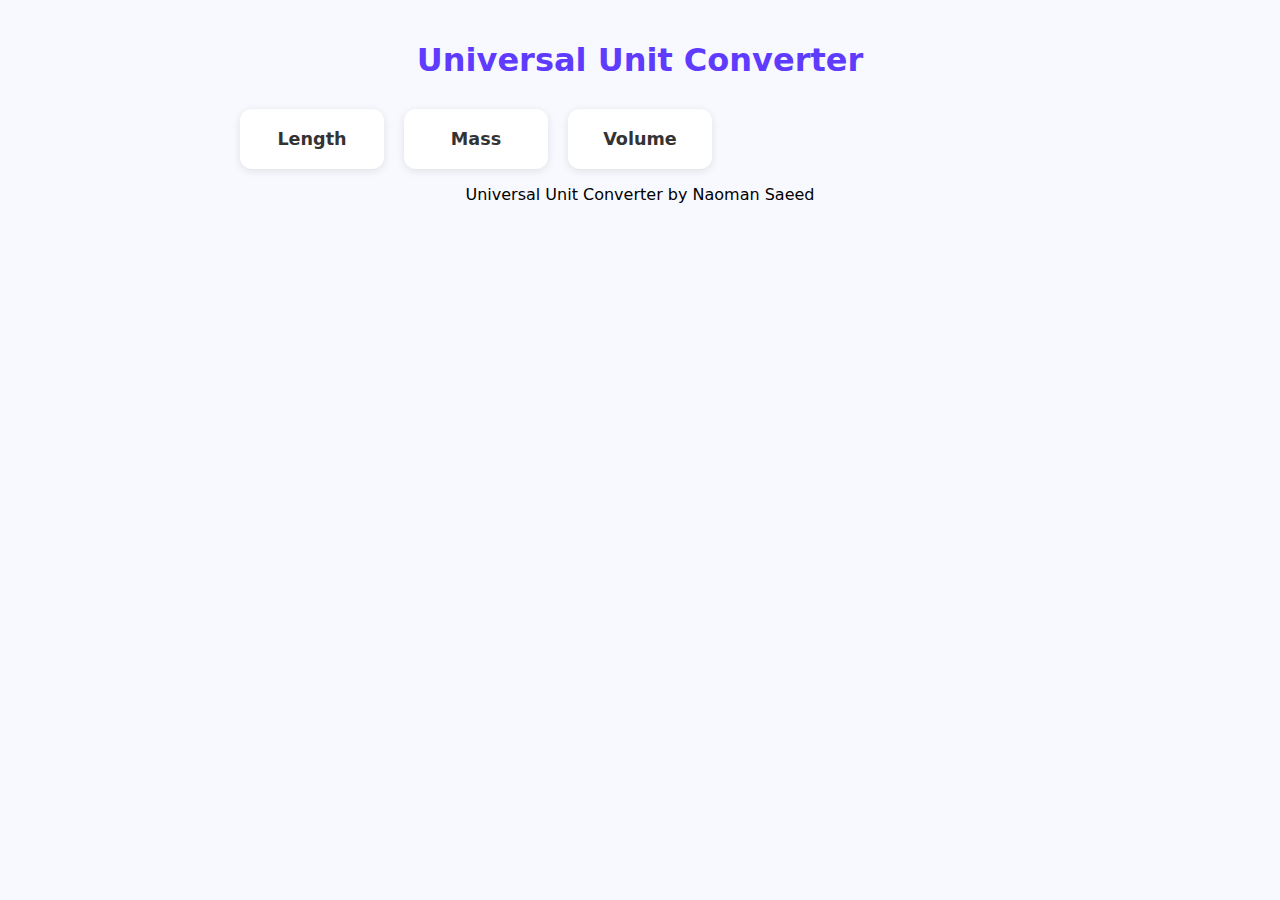
<file: index.html>
<!DOCTYPE html>
<html lang="en">
<head>
    <meta charset="UTF-8">
    <meta name="viewport" content="width=device-width, initial-scale=1.0">
    <link rel="stylesheet" href="styles.css">
    <title>Unit Converter</title>
    
</head>
<body>
    <header>
        <h1>Universal Unit Converter</h1>
    </header>
    <main>
        <!--Home View-->
        <section id="home-view">
            <div class="categories-grid">
                <div class="category-card" data-category="length">
                    <h2>Length</h2>
                </div>
                <div class="category-card" data-category="mass">
                    <h2>Mass</h2>
                </div>
                <div class="category-card" data-category="volume">
                    <h2>Volume</h2>
                </div>
                <!-- Cards will go here -->
            </div>
             
        </section>

        <!-- Module View (hidden by default) -->
        <section id="module-view" style="display: none;">
            <!-- Will be filled dynamically -->
        </section>
    </main>
    <footer>
        <p>Universal Unit Converter by Naoman Saeed</p>
    </footer>
    <script src="script.js"></script>
</body>
</html>
</file>
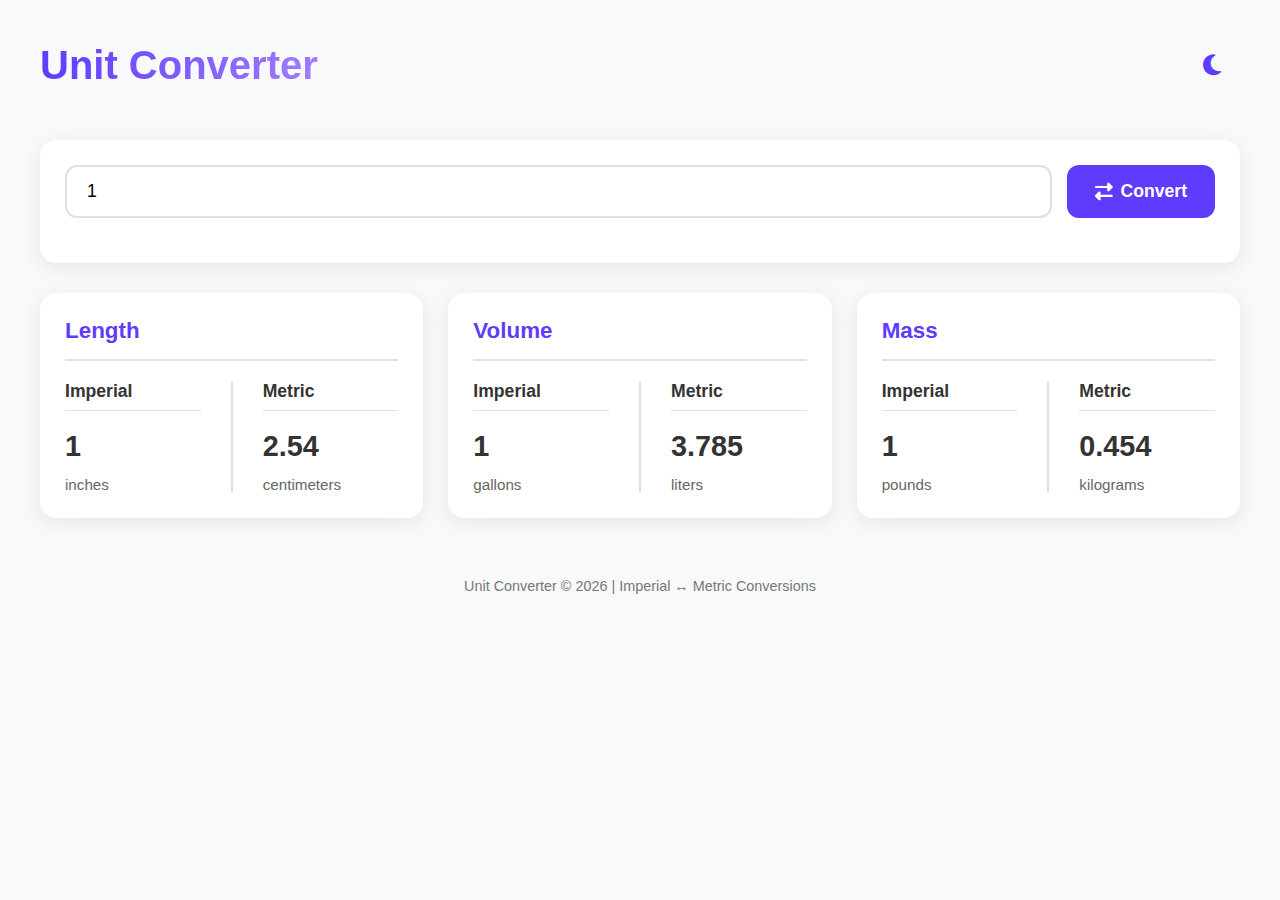
<file: old_index.html>
<!DOCTYPE html>
<html lang="en">
<head>
    <meta charset="UTF-8">
    <meta name="viewport" content="width=device-width, initial-scale=1.0">
    <title>Unit Converter</title>
    <link rel="stylesheet" href="https://cdnjs.cloudflare.com/ajax/libs/font-awesome/6.4.0/css/all.min.css">
    <style>
        :root {
            --primary: #5F3BFE;
            --light-bg: #f8f9fa;
            --light-card: #ffffff;
            --light-text: #333333;
            --light-border: #e0e0e0;
            --dark-bg: #121212;
            --dark-card: #1e1e1e;
            --dark-text: #f0f0f0;
            --dark-border: #333333;
            --transition: all 0.3s ease;
        }

        * {
            margin: 0;
            padding: 0;
            box-sizing: border-box;
            font-family: 'Segoe UI', Tahoma, Geneva, Verdana, sans-serif;
        }

        body {
            background-color: var(--light-bg);
            color: var(--light-text);
            min-height: 100vh;
            padding: 20px;
            transition: var(--transition);
        }

        body.dark-mode {
            background-color: var(--dark-bg);
            color: var(--dark-text);
        }

        .container {
            max-width: 1200px;
            margin: 0 auto;
        }

        header {
            display: flex;
            justify-content: space-between;
            align-items: center;
            padding: 20px 0;
            margin-bottom: 30px;
        }

        h1 {
            font-size: 2.5rem;
            font-weight: 700;
            background: linear-gradient(90deg, var(--primary), #a07cff);
            -webkit-background-clip: text;
            background-clip: text;
            color: transparent;
        }

        .theme-toggle {
            background: none;
            border: none;
            cursor: pointer;
            font-size: 1.5rem;
            color: var(--primary);
            width: 50px;
            height: 50px;
            border-radius: 50%;
            display: flex;
            align-items: center;
            justify-content: center;
            transition: var(--transition);
        }

        .theme-toggle:hover {
            background-color: rgba(95, 59, 254, 0.1);
        }

        .converter-container {
            display: flex;
            flex-direction: column;
            gap: 30px;
        }

        .input-section {
            background-color: var(--light-card);
            border-radius: 16px;
            padding: 25px;
            box-shadow: 0 4px 20px rgba(0, 0, 0, 0.08);
            transition: var(--transition);
        }

        body.dark-mode .input-section {
            background-color: var(--dark-card);
            box-shadow: 0 4px 20px rgba(0, 0, 0, 0.3);
        }

        .input-group {
            display: flex;
            gap: 15px;
            margin-bottom: 20px;
        }

        input {
            flex: 1;
            padding: 14px 20px;
            border: 2px solid var(--light-border);
            border-radius: 12px;
            font-size: 1.1rem;
            transition: var(--transition);
        }

        body.dark-mode input {
            background-color: var(--dark-card);
            border-color: var(--dark-border);
            color: var(--dark-text);
        }

        input:focus {
            outline: none;
            border-color: var(--primary);
            box-shadow: 0 0 0 3px rgba(95, 59, 254, 0.2);
        }

        button {
            background-color: var(--primary);
            color: white;
            border: none;
            border-radius: 12px;
            padding: 14px 28px;
            font-size: 1.1rem;
            font-weight: 600;
            cursor: pointer;
            transition: var(--transition);
            display: flex;
            align-items: center;
            gap: 8px;
        }

        button:hover {
            background-color: #4d2be6;
            transform: translateY(-2px);
        }

        button:active {
            transform: translateY(0);
        }

        .conversions-container {
            display: grid;
            grid-template-columns: repeat(auto-fit, minmax(350px, 1fr));
            gap: 25px;
        }

        .conversion-card {
            background-color: var(--light-card);
            border-radius: 16px;
            padding: 25px;
            box-shadow: 0 4px 20px rgba(0, 0, 0, 0.08);
            transition: var(--transition);
        }

        body.dark-mode .conversion-card {
            background-color: var(--dark-card);
            box-shadow: 0 4px 20px rgba(0, 0, 0, 0.3);
        }

        .card-header {
            display: flex;
            justify-content: space-between;
            align-items: center;
            margin-bottom: 20px;
            padding-bottom: 15px;
            border-bottom: 2px solid var(--light-border);
        }

        body.dark-mode .card-header {
            border-bottom-color: var(--dark-border);
        }

        .card-title {
            font-size: 1.4rem;
            font-weight: 600;
            color: var(--primary);
        }

        .units-container {
            display: flex;
            gap: 20px;
        }

        .imperial, .metric {
            flex: 1;
        }

        .unit-title {
            font-size: 1.1rem;
            font-weight: 600;
            margin-bottom: 15px;
            padding-bottom: 8px;
            border-bottom: 1px solid var(--light-border);
        }

        body.dark-mode .unit-title {
            border-bottom-color: var(--dark-border);
        }

        .unit-value {
            font-size: 1.8rem;
            font-weight: 700;
            margin: 10px 0;
            min-height: 40px;
            display: flex;
            align-items: center;
        }

        .unit-label {
            color: #666;
            font-size: 0.95rem;
        }

        body.dark-mode .unit-label {
            color: #aaa;
        }

        .separator {
            width: 2px;
            background-color: var(--light-border);
            align-self: stretch;
            margin: 0 10px;
        }

        body.dark-mode .separator {
            background-color: var(--dark-border);
        }

        footer {
            text-align: center;
            margin-top: 40px;
            padding: 20px;
            color: #777;
            font-size: 0.9rem;
        }

        body.dark-mode footer {
            color: #aaa;
        }

        @media (max-width: 768px) {
            .input-group {
                flex-direction: column;
            }
            
            button {
                width: 100%;
                justify-content: center;
            }
            
            .units-container {
                flex-direction: column;
            }
            
            .separator {
                width: 100%;
                height: 2px;
                margin: 15px 0;
            }
        }
    </style>
</head>
<body>
    <div class="container">
        <header>
            <h1>Unit Converter</h1>
            <button class="theme-toggle" id="themeToggle">
                <i class="fas fa-moon"></i>
            </button>
        </header>

        <div class="converter-container">
            <div class="input-section">
                <div class="input-group">
                    <input type="number" id="inputValue" placeholder="Enter a value to convert" min="0" step="any">
                    <button id="convertBtn">
                        <i class="fas fa-exchange-alt"></i> Convert
                    </button>
                </div>
            </div>

            <div class="conversions-container">
                <!-- Length Card -->
                <div class="conversion-card">
                    <div class="card-header">
                        <h2 class="card-title">Length</h2>
                    </div>
                    <div class="units-container">
                        <div class="imperial">
                            <div class="unit-title">Imperial</div>
                            <div class="unit-value" id="lengthImperial">0.000</div>
                            <div class="unit-label">inches</div>
                        </div>
                        <div class="separator"></div>
                        <div class="metric">
                            <div class="unit-title">Metric</div>
                            <div class="unit-value" id="lengthMetric">0.000</div>
                            <div class="unit-label">centimeters</div>
                        </div>
                    </div>
                </div>

                <!-- Volume Card -->
                <div class="conversion-card">
                    <div class="card-header">
                        <h2 class="card-title">Volume</h2>
                    </div>
                    <div class="units-container">
                        <div class="imperial">
                            <div class="unit-title">Imperial</div>
                            <div class="unit-value" id="volumeImperial">0.000</div>
                            <div class="unit-label">gallons</div>
                        </div>
                        <div class="separator"></div>
                        <div class="metric">
                            <div class="unit-title">Metric</div>
                            <div class="unit-value" id="volumeMetric">0.000</div>
                            <div class="unit-label">liters</div>
                        </div>
                    </div>
                </div>

                <!-- Mass Card -->
                <div class="conversion-card">
                    <div class="card-header">
                        <h2 class="card-title">Mass</h2>
                    </div>
                    <div class="units-container">
                        <div class="imperial">
                            <div class="unit-title">Imperial</div>
                            <div class="unit-value" id="massImperial">0.000</div>
                            <div class="unit-label">pounds</div>
                        </div>
                        <div class="separator"></div>
                        <div class="metric">
                            <div class="unit-title">Metric</div>
                            <div class="unit-value" id="massMetric">0.000</div>
                            <div class="unit-label">kilograms</div>
                        </div>
                    </div>
                </div>
            </div>
        </div>

        <footer>
            <p>Unit Converter &copy; 2026 | Imperial ↔ Metric Conversions</p>
        </footer>
    </div>

    <script>
        // DOM Elements
        const themeToggle = document.getElementById('themeToggle');
        const convertBtn = document.getElementById('convertBtn');
        const inputValue = document.getElementById('inputValue');
        
        // Conversion result elements
        const lengthImperial = document.getElementById('lengthImperial');
        const lengthMetric = document.getElementById('lengthMetric');
        const volumeImperial = document.getElementById('volumeImperial');
        const volumeMetric = document.getElementById('volumeMetric');
        const massImperial = document.getElementById('massImperial');
        const massMetric = document.getElementById('massMetric');
        
        // Theme toggle functionality
        themeToggle.addEventListener('click', () => {
            document.body.classList.toggle('dark-mode');
            const icon = themeToggle.querySelector('i');
            if (document.body.classList.contains('dark-mode')) {
                icon.classList.remove('fa-moon');
                icon.classList.add('fa-sun');
            } else {
                icon.classList.remove('fa-sun');
                icon.classList.add('fa-moon');
            }
        });
        
        // Conversion functions
        function convertLength(value) {
            // Convert to inches (imperial) and centimeters (metric)
            const inches = value;
            const centimeters = value * 2.54;
            return { imperial: inches, metric: centimeters };
        }
        
        function convertVolume(value) {
            // Convert to gallons (imperial) and liters (metric)
            const gallons = value;
            const liters = value * 3.78541;
            return { imperial: gallons, metric: liters };
        }
        
        function convertMass(value) {
            // Convert to pounds (imperial) and kilograms (metric)
            const pounds = value;
            const kilograms = value * 0.453592;
            return { imperial: pounds, metric: kilograms };
        }
        
        // Format number to 3 decimal places
        function formatNumber(num) {
            return parseFloat(num.toFixed(3));
        }
        
        // Perform conversions
        function performConversions() {
            const value = parseFloat(inputValue.value);
            
            // Handle invalid input
            if (isNaN(value) || value < 0) {
                alert("Please enter a valid positive number");
                return;
            }
            
            // Length conversion
            const length = convertLength(value);
            lengthImperial.textContent = formatNumber(length.imperial);
            lengthMetric.textContent = formatNumber(length.metric);
            
            // Volume conversion
            const volume = convertVolume(value);
            volumeImperial.textContent = formatNumber(volume.imperial);
            volumeMetric.textContent = formatNumber(volume.metric);
            
            // Mass conversion
            const mass = convertMass(value);
            massImperial.textContent = formatNumber(mass.imperial);
            massMetric.textContent = formatNumber(mass.metric);
        }
        
        // Event listeners
        convertBtn.addEventListener('click', performConversions);
        inputValue.addEventListener('keyup', (e) => {
            if (e.key === 'Enter') {
                performConversions();
            }
        });
        
        // Initialize with sample value
        window.addEventListener('load', () => {
            inputValue.value = '1';
            performConversions();
        });
    </script>
</body>
</html>
</file>
<file: styles.css>
body {
    font-family: system-ui, sans-serif;
    margin: 0;
    padding: 20px;
    background: #f8f9ff;
  }

  header {
    text-align: center;
    margin-bottom: 30px;
  }

  footer {
    text-align: center;
    
  }

  h1 {
    color: #5F3BFE;
    font-size: 2rem;
  }

  /*
  button {
    background: #5F3BFE;
    border: 1px solid white;
    border-radius: 5px;
    padding: 7px;
    font-size: 1.2rem;
    margin-bottom: 10px;
    cursor: pointer;
    color: white;
    display: flex;
    align-items: center;
    gap: 8px;
  } */
/*
  input {

  } */

  .categories-grid {
    display: grid;
    grid-template-columns: repeat(auto-fill, minmax(140px, 1fr));
    gap: 20px;
    max-width: 800px;
    margin: 0 auto;
  }

  .category-card {
    background: white;
    border-radius: 12px;
    padding: 20px;
    text-align: center;
    cursor: pointer;
    transition: transform 0.2s, box-shadow 0.2s;
    box-shadow: 0 2px 8px rgba(0,0,0,0.1);
  }

  .category-card:hover {
    transform: translateY(-4px);
    box-shadow: 0 4px 12px rgba(95, 59, 254, 0.2);
  }

  .category-card h2 {
    font-size: 1.1rem;
    color: #333;
    margin: 0;
  }

/* Module view container */
#module-view {
  max-width: 600px;
  margin: 0 auto;
  padding: 20px;
  align-items: center;
}

/* Module title */
#module-view h2 {
  color: #5F3BFE;
  margin-bottom: 25px;
  font-size: 1.8rem;
  text-align: center;
}

/* Input field */
#input-value {
  width: 100%;
  padding: 14px 16px;
  font-size: 1.1rem;
  border: 2px solid #e0e0e0;
  border-radius: 12px;
  margin-bottom: 25px;
  transition: border-color 0.2s;
}

#input-value:focus {
  outline: none;
  border-color: #5F3BFE;
}

/* Conversion result layout */
.conversion-result {
  display: flex;
  justify-content: space-between;
  align-items: center;
  background: white;
  width: 100%;
  padding: 20px;
  border-radius: 16px;
  box-shadow: 0 4px 12px rgba(0,0,0,0.08);
  margin-bottom: 25px;
}

/* Imperial / Metric value display */
#imperial-value,
#metric-value {
  font-size: 2rem;
  font-weight: bold;
  color: #333;
}

/* Units label */
#imperial-unit,
#metric-unit {
  display: block;
  color: #777;
  font-size: 1rem;
  margin-top: 4px;
}

/* Separator */
.separator {
  font-size: 1.5rem;
  color: #5F3BFE;
  font-weight: bold;
  padding: 0 15px;
}

  #back-btn {
  
  padding: 14px;
  background: White;
  border: 1px solid #5F3BFE;
  border-radius: 12px;
  font-size: 1.2rem;
  margin: 15px;
  cursor: pointer;
  color: #5F3BFE;
  display: flex;
  align-items: center;
  gap: 8px;
}

#back-btn:hover {
  text-decoration: underline;
}

/* Convert button */
#convert-btn {
  width: 106%;
  padding: 14px;
  margin: 5px;
  background: #5F3BFE;
  color: white;
  border: none;
  border-radius: 12px;
  font-size: 1.1rem;
  font-weight: 600;
  cursor: pointer;
  transition: background 0.2s;
}

#convert-btn:hover {
  background: #4d2be6;
}

#loop-back {
    display: flex;
    justify-content:flex-end;
    align-items:flex-end;
}
</file>
